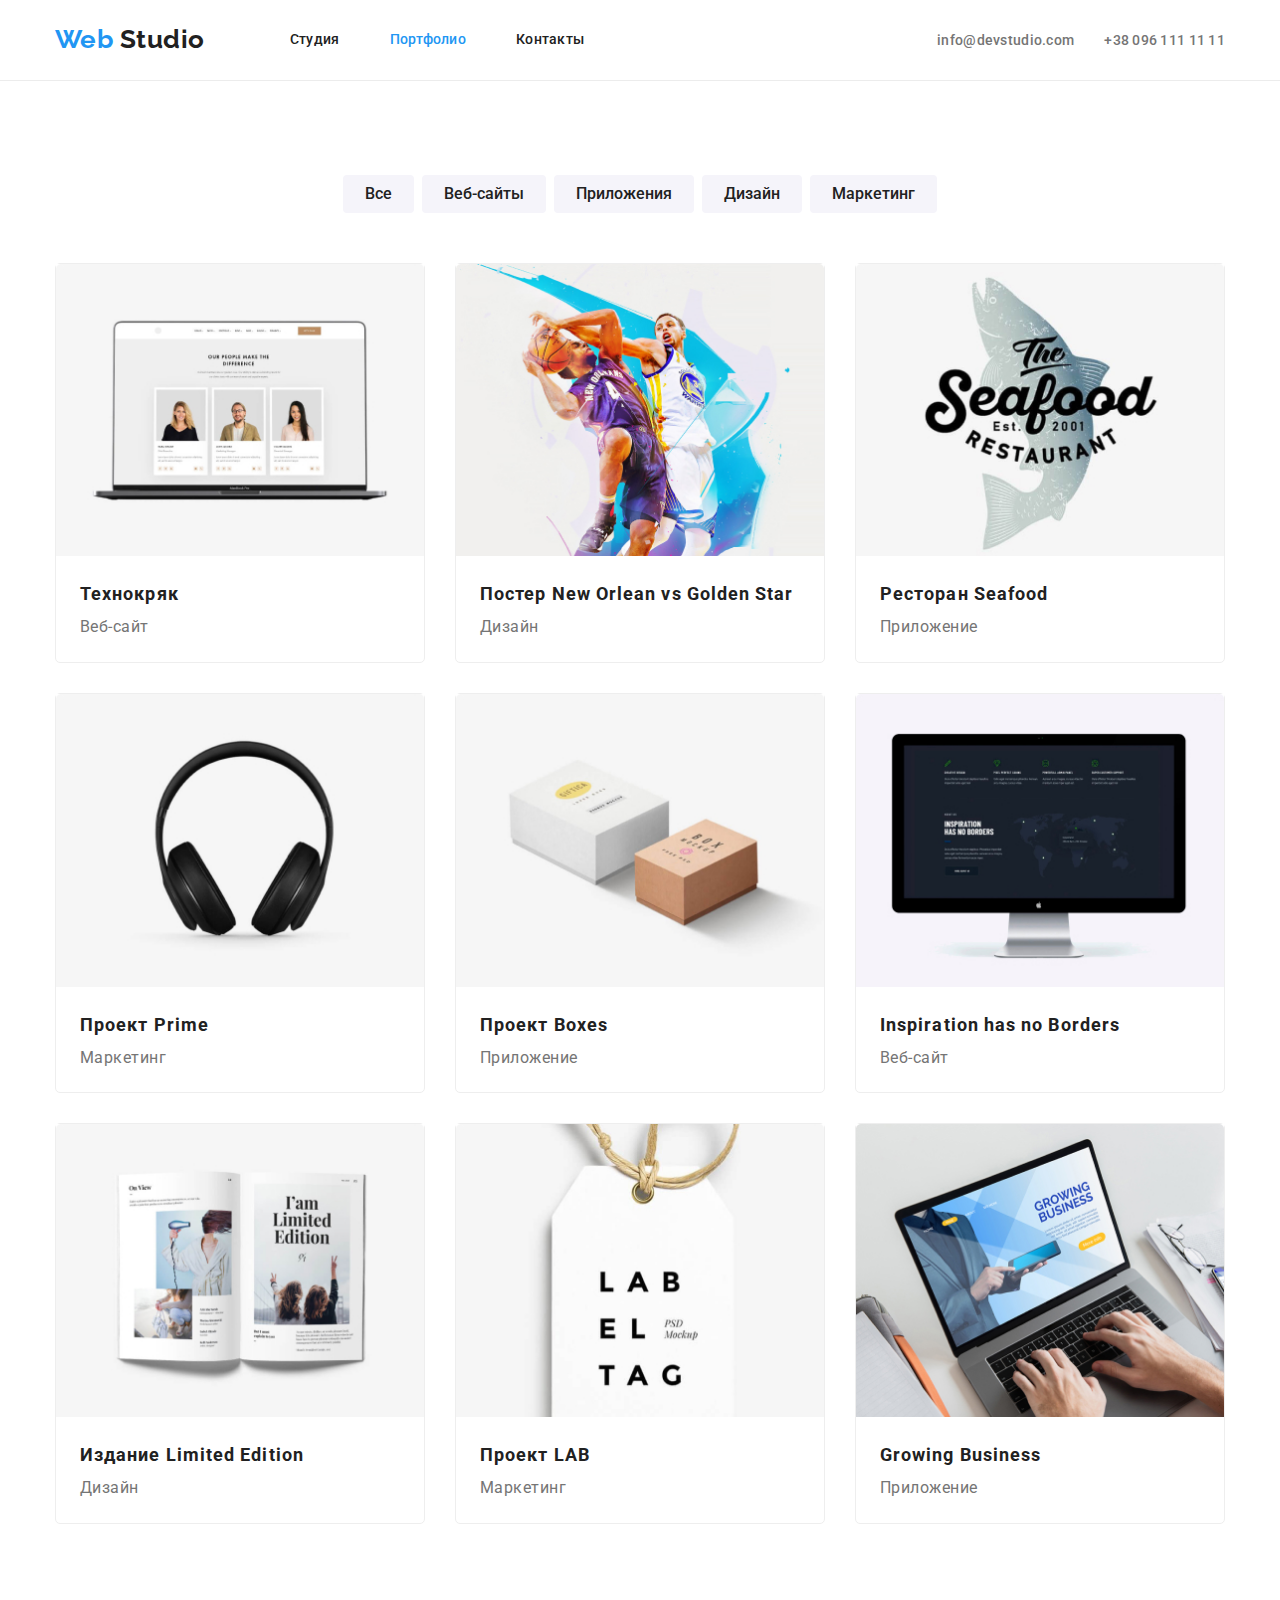
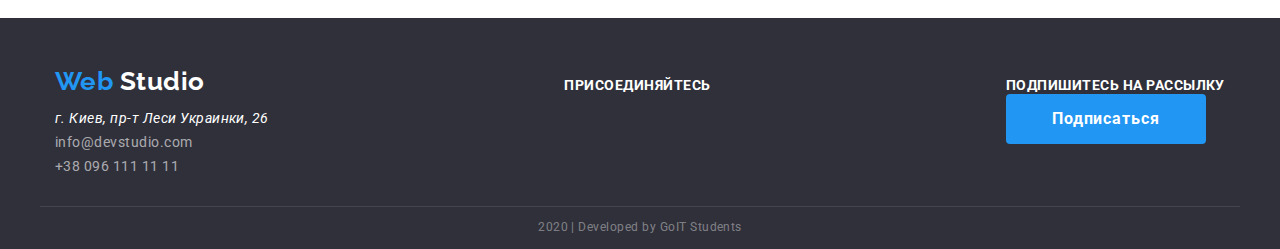
<file: portfolio.html>
<!DOCTYPE html>
<html lang="ru">
  <head>
    <meta charset="UTF-8" />
    <meta name="viewport" content="width=device-width, initial-scale=1.0" />
    <title>Портфолио - Web Studio</title>
    <link
      href="https://fonts.googleapis.com/css2?family=Raleway:wght@700&family=Roboto:wght@400;500;700;900&display=swap"
      rel="stylesheet"
    />
    <link
      rel="stylesheet"
      href="https://cdnjs.cloudflare.com/ajax/libs/modern-normalize/0.6.0/modern-normalize.min.css"
    />
    <link rel="stylesheet" href="./css/common.css" />
    <link rel="stylesheet" href="./css/portfolio.css" />
  </head>
  <body>
    <!--Панель навигации-->
    <header class="section-header">
      <div class="container page-header">
        <nav class="site-nav">
          <a href="./index.html" class="logo header">Web <span class="primary">Studio</span></a>
          <!--Навигация на другие страницы-->
          <ul class="site-nav list">
            <li class="item">
              <a href="./index.html" class="link">Студия</a>
            </li>
            <li class="item">
              <a href="./portfolio.html" class="link current">Портфолио</a>
            </li>
            <li class="item"><a href="" class="link">Контакты</a></li>
          </ul>
        </nav>
    
        <!--Контакты-->
        <!-- <div class="addr-box"> -->
        <ul class="addr-nav list">
          <li class="item">
            <a href="mailto:info@devstudio.com" class="addr-link">
              info@devstudio.com
            </a>
          </li>
    
          <li class="item">
            <a href="tel:+380961111111" class="addr-link">
              +38 096 111 11 11
            </a>
          </li>
        </ul>
      </div>
      </div>
    </header>

    <!-- Фильтры -->
    <main>
      <section class="section">
         <div class="container">
            <!-- <h1>Портфолио</h1> -->
            <ul class="filters list">
              <li class="button-box">
                <button type="button" class="button-filter">Все</button></li>
              <li class="button-box">
                <button type="button" class="button-filter">Веб-сайты</button>
              </li>
              <li class="button-box">
                <button type="button" class="button-filter">Приложения</button>
              </li>
              <li class="button-box">
                <button type="button" class="button-filter">Дизайн</button>
              </li>
              <li class="button-box">
                <button type="button" class="button-filter">Маркетинг</button>
              </li>
            </ul>
            
            <!-- Портфолио -->
            <ul class="cards list">
              <li class="card-box">
                <a href="" class="card-link">
                  <img src="./images/project1.jpg" alt="Технокряк" />
                  <div class="card-content">
                    <h2 class="title">Технокряк</h2>
                    <p class="filter">Веб-сайт</p>
                  </div>
                  <!-- <p class="text">
                    Технокряк это современная площадка распространения коронавируса.
                    Компании используют эту платформу для цифрового шпионажа и атак
                    на защищённые сервера конкурентов.
                  </p> -->
                </a>
              </li>
              <li class="card-box">
                <a href="">
                  <img src="./images/project2.jpg" alt="Постер Новый орлеан против Голден Старс" />
                  <div class="card-content">
                    <h2 class="title">Постер New Orlean vs Golden Star</h2>
                    <p class="filter">Дизайн</p>
                  </div>
                  
                  <!-- <p class="text">
                    Lorem ipsum dolor sit amet, consectetur adipisicing elit.
                    Repellat nisi cum nemo illo tempore ut velit veritatis ullam
                    laboriosam neque?
                  </p> -->
                </a>
              </li>
              <li class="card-box">
                <a href="">
                  <img src="./images/project3.jpg" alt="Ресторан Морская еда" />
                  <div class="card-content">
                    <h2 class="title">Ресторан Seafood</h2>
                    <p class="filter">Приложение</p>
                  </div>
                  <!-- <p class="text">
                    Lorem ipsum dolor sit amet consectetur adipisicing elit.
                    Incidunt non iste eaque! Nulla, ipsam esse dolore alias eaque
                    commodi recusandae!
                  </p> -->
                </a>
              </li>
              <li class="card-box">
                <a href="">
                  <img src="./images/project4.jpg" alt="Проект Прайм" />
                  <div class="card-content">
                    <h2 class="title">Проект Prime</h2>
                    <p class="filter">Маркетинг</p>
                  </div>
                  <!-- <p class="text">
                    Lorem ipsum dolor sit amet consectetur adipisicing elit. Laborum
                    sapiente reprehenderit provident delectus amet necessitatibus
                    quo nesciunt ipsam magni distinctio?
                  </p> -->
                </a>
              </li>
              <li class="card-box">
                <a href="">
                  <img src="./images/project5.jpg" alt="Проект Коробки" />
                  <div class="card-content">
                    <h2 class="title">Проект Boxes</h2>
                    <p class="filter">Приложение</p>
                  </div>
                  <!-- <p class="text">
                    Lorem ipsum dolor sit, amet consectetur adipisicing elit. Illo
                    magnam dicta molestiae at error incidunt mollitia pariatur
                    repellendus totam sequi.
                  </p> -->
                </a>
              </li>
              <li class="card-box">
                <a href="">
                  <img src="./images/project6.jpg" alt="" />
                  <div class="card-content">
                    <h2 class="title">Inspiration has no Borders</h2>
                    <p class="filter">Веб-сайт</p>
                  </div>
                  <!-- <p class="text">
                    Lorem ipsum dolor sit amet, consectetur adipisicing elit. Id
                    ratione sint sequi ad architecto deserunt! Fuga cum recusandae
                    dolor nemo!
                  </p> -->
                </a>
              </li>
              <li class="card-box">
                <a href="">
                  <img src="./images/project7.jpg" alt="Издание Лимитед Эдишн" />
                  <div class="card-content">
                    <h2 class="title">Издание Limited Edition</h2>
                    <p class="filter">Дизайн</p>
                  </div>
                  <!-- <p class="text">
                    Lorem, ipsum dolor sit amet consectetur adipisicing elit. Minima
                    reprehenderit optio impedit molestiae similique molestias nisi
                    voluptate exercitationem quae labore!
                  </p> -->
                </a>
              </li>
              <li class="card-box">
                <a href="">
                  <img src="./images/project8.jpg" alt="Проект ЛАБ" />
                  <div class="card-content">
                    <h2 class="title">Проект LAB</h2>
                    <p class="filter">Маркетинг</p>
                  </div>
                  <!-- <p class="text">
                    Lorem ipsum dolor sit amet consectetur adipisicing elit.
                    Cupiditate dignissimos reiciendis culpa debitis possimus at
                    inventore doloremque delectus nulla quos.
                  </p> -->
                </a>
              </li>
              <li class="card-box">
                <a href="">
                  <img src="./images/project9.jpg" alt="Грувинг Бизнес" />
                  <div class="card-content">
                    <h2 class="title">Growing Business</h2>
                    <p class="filter">Приложение</p>
                  </div>
                  <!-- <p class="text">
                    Lorem ipsum dolor sit amet consectetur adipisicing elit. Rerum
                    magni ipsum minus. Corporis delectus tempore aut dolore vero
                    consectetur voluptatibus.
                  </p> -->
                </a>
              </li>
            </ul>
         </div>
      </section>
    </main>

  <footer class="section-footer">
    <div class="container footer">
      <div class="container-addr">
        <a href="./index.html" class="logo">Web <span class="secondary">Studio</span></a>
        <address class="addr">
          г. Киев, пр-т Леси Украинки, 26
        </address>
  
        <ul class="list">
          <li>
            <a href="mailto:info@devstudio.com" class="addr-footer secondary">
              info@devstudio.com
            </a>
          </li>
  
          <li>
            <a href="tel:+380961111111" class="addr-footer">
              +38 096 111 11 11
            </a>
          </li>
        </ul>
      </div>
  
      <div class="container-social">
        <b class="join">присоединяйтесь</b>
        <ul class="list">
          <li><a href="" aria-label="Ссылка на Instagram"></a></li>
          <li><a href="" aria-label="Ссылка на Twitter"></a></li>
          <li><a href="" aria-label="Ссылка на Facebook"></a></li>
          <li><a href="" aria-label="Ссылка на LinkedIn"></a></li>
        </ul>
      </div>
  
      <div class="container-subscribe">
        <b class="join">подпишитесь на рассылку</b>
        <a href="" class="button secondary" aria-label="Подписаться">
          <span class="button-icon"></span>
          Подписаться
        </a>
      </div>
    </div>
    <p class="copyright">2020 | Developed by GoIT Students</p>
  </footer>
  </body>
</html>
</file>
<file: css/common.css>
:root {
  --title-text-color: #212121;
  --primary-text-color: #757575;
  --accent: #2196f3;
  --white-color: #ffffff;
  --secondary--bg-color: #f5f4fa;
  --footer-bg-color: #2f303a;
  --footer-text-color: rgba(255, 255, 255, 0.6);
}

html {
  box-sizing: border-box;
}
*,
*::before,
*::after {
  box-sizing: inherit;
}

img {
  display: block;
  max-width: 100%;
  height: auto;
}

body {
  background-color: var(--white-color);
  color: var(--primary-text-color);

  font-family: Roboto, sans-serif;
  letter-spacing: 0.03em;
}

.list {
  list-style: none;
  margin: 0;
  padding: 0;
}

/* Title */
.title {
  color: var(--title-text-color);
  padding: 0;
  /* margin: 0; */
}

/* Button */
.button {
  color: var(--white-color);
  background-color: var(--accent);

  font-weight: 700;
  font-size: 16px;
  line-height: 1.87;
  text-align: center;
  letter-spacing: 0.06em;
  text-decoration: none;

  display: inline-block;
  min-width: 200px;
  min-height: 50px;
  border-radius: 4px;
}
.button.primary {
  padding: 10px 32px;
}

.button.secondary {
  padding-top: 10px;
  padding-bottom: 10px;
}

/* Logo */
.logo {
  color: var(--accent);

  font-family: Raleway, sans-serif;
  font-weight: 700;
  font-size: 26px;
  line-height: 1.2;
  text-decoration: none;

  /* outline: 2px solid red; */
}

.logo.header {
  margin-right: 85px;
}

.logo .primary {
  color: var(--title-text-color);
}

.logo .secondary {
  color: var(--white-color);
}

.container {
  padding-left: 15px;
  padding-right: 15px;
  margin-left: auto;
  margin-right: auto;
  width: 1200px;
  /* outline: 2px solid red; */
}

.section {
  padding-top: 94px;
  padding-bottom: 94px;
}

/* Page header */
.section-header {
  border-bottom: 1px solid #ececec;
}

.container.page-header {
  display: flex;
  align-items: center;
}

/* Site-nav */
.site-nav {
  display: flex;
  align-items: center;
}

.site-nav .item:not(:first-child) {
  margin-left: 50px;
}

.addr-nav .item:not(:first-child) {
  margin-left: 30px;
}

.site-nav .link {
  display: block;
  padding-top: 32px;
  padding-bottom: 32px;

  color: var(--title-text-color);

  font-weight: 500;
  font-size: 14px;
  line-height: 1.14;
  letter-spacing: 0.02em;
  text-decoration: none;

  /* outline: 2px solid red; */
}

.site-nav .link:hover,
.site-nav .link:focus {
  color: var(--accent);
}

.site-nav .link.current {
  color: var(--accent);
}

/* Addr-nav */
.addr-nav {
  display: flex;
  margin-left: auto;
}

.addr-nav .addr-link {
  color: var(--primary-text-color);

  font-weight: 500;
  font-size: 14px;
  line-height: 1.14;
  letter-spacing: 0.02em;
  text-decoration: none;

  /* outline: 2px solid red; */
}

.addr-nav .addr-link:hover,
.addr-nav .addr-link:focus {
  color: var(--accent);
}

/* Footer */
.section-footer {
  background-color: var(--footer-bg-color);
  align-items: center;
}

.container.footer {
  display: flex;
  align-items: baseline;
  justify-content: space-between;
  padding-top: 48px;
  padding-bottom: 28px;
}

.container-addr > .logo {
  display: inline-block;
  margin-bottom: 10px;
}

.addr {
  color: var(--white-color);

  font-size: 14px;
  line-height: 1.7;
}

.join {
  color: var(--white-color);

  font-weight: 700;
  font-size: 14px;
  line-height: 1.14;

  display: block;
  text-transform: uppercase;
}

.addr-footer {
  color: rgba(255, 255, 255, 0.6);

  font-size: 14px;
  line-height: 1.7;
  text-decoration: none;

  margin-bottom: 9px;
}

/* Copyright */
.copyright {
  color: rgba(255, 255, 255, 0.4);

  font-size: 12px;
  line-height: 2px;
  text-align: center;

  width: 1200px;
  margin-left: auto;
  margin-right: auto;
  margin-top: 0;
  margin-bottom: 0;
  padding-top: 19px;
  padding-bottom: 21px;

  border-top: 1px solid rgba(255, 255, 255, 0.1);
}
</file>
<file: css/portfolio.css>
/* Button */
button {
  font-family: inherit;
}

.filters {
  display: flex;
  margin-bottom: 50px;
  justify-content: center;
}

.button-box:not(:last-child) {
  margin-right: 8px;
}

.button-filter {
  color: var(--title-text-color);
  background-color: var(--secondary--bg-color);

  font-weight: 500;
  font-size: 16px;
  line-height: 1.62;
  padding-left: 22px;
  padding-right: 22px;
  padding-top: 6px;
  padding-bottom: 6px;
  border: 0;
  border-radius: 4px;
}

.button-filter:hover,
.button-filter:focus {
  color: var(--white-color);
  background-color: var(--accent);
  box-shadow: 0px 2px 2px rgba(0, 0, 0, 0.12), 0px 1px 2px rgba(0, 0, 0, 0.08),
    0px 3px 1px rgba(0, 0, 0, 0.1);
}

/* Portfolio */
a {
  text-decoration: none;
}

.cards {
  display: flex;
  flex-wrap: wrap;
}

.card-box {
  width: calc((100% - 60px) / 3);
  box-sizing: border-box;
  margin-right: 30px;
  margin-bottom: 30px;
  border: 1px solid #eeeeee;
  border-radius: 5px;
}

.card-box:nth-child(3n) {
  margin-right: 0;
}

.card-box:nth-last-child(-n + 3) {
  margin-bottom: 0;
}

.card-link {
  display: block;
}

.cards .title {
  font-weight: 700;
  font-size: 18px;
  line-height: 2;
  letter-spacing: 0.06em;
  margin: 0;
}
.cards .filter {
  color: var(--primary-text-color);

  font-size: 16px;
  line-height: 1.87;
  margin: 0;
}

.card-content {
  padding: 20px 24px;
}

.cards.title,
.cards.filter {
  margin-bottom: 20px;
}

.cards .text {
  color: var(--white-color);

  font-size: 18px;
  line-height: 1.55;
  background-color: var(--accent);
}
</file>
